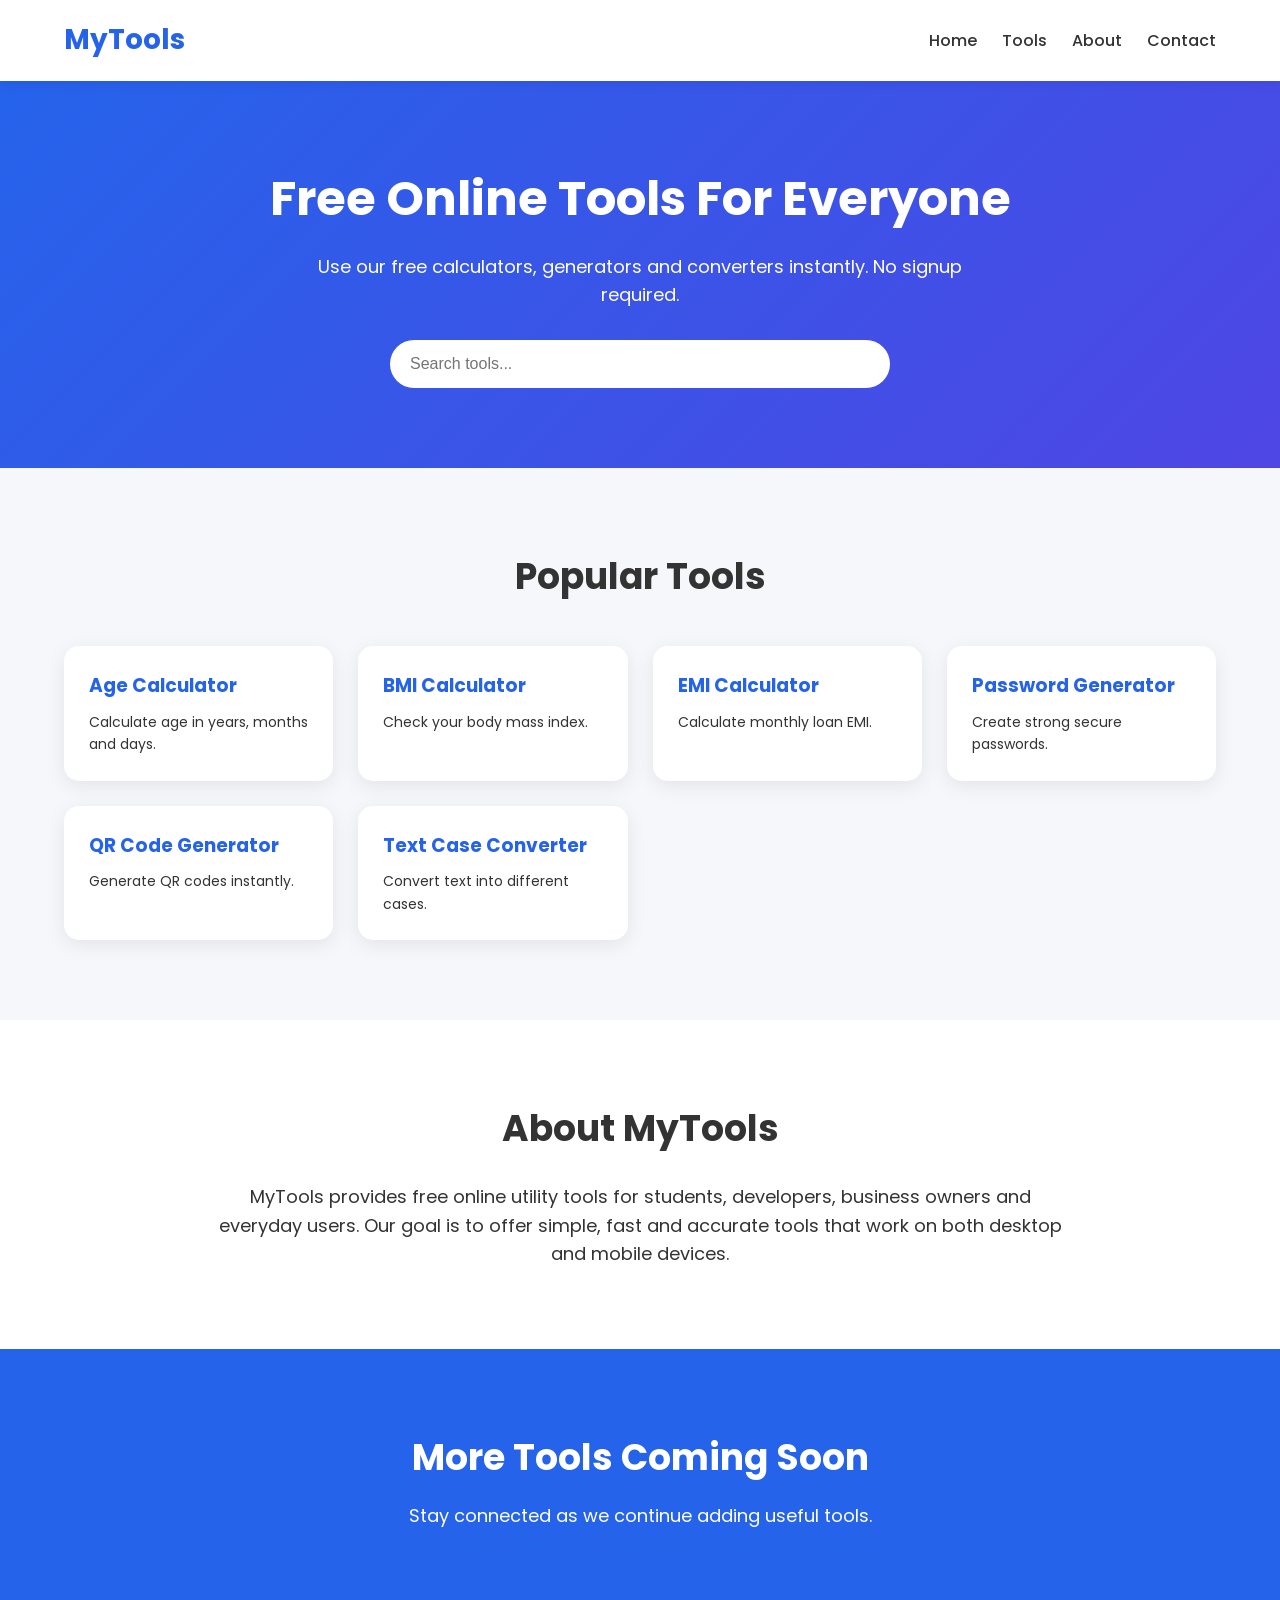
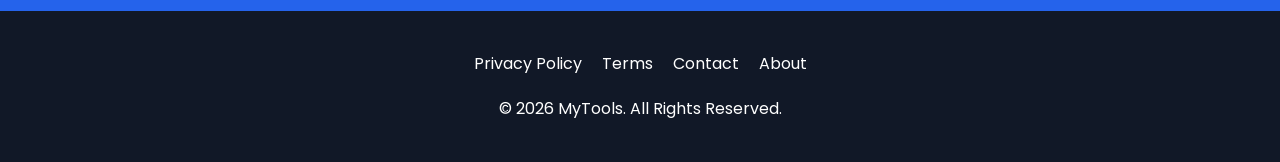
<file: index.html>
<!DOCTYPE html>
<html lang="en">
<head>
<meta charset="UTF-8">
<meta name="viewport" content="width=device-width, initial-scale=1.0">

<title>MyTools - Free Online Tools</title>
<meta name="viewport"
content="width=device-width, initial-scale=1">
<meta name="description" content="Free Online Tools including Age Calculator, BMI Calculator, EMI Calculator, QR Generator, Password Generator and Text Case Converter.">
<meta name="description" content="Free online tools for everyone.">
<meta name="keywords" content="calculator, qr generator, password generator, bmi calculator">
<meta name="author" content="mytools">
<meta name="google-site-verification" content="5p5KZNotcfi7Fo7HYXsKW5f1e5IEGqj24xdSRg_nF7k" />
<meta property="og:title" content="MyTools">
<meta property="og:description" content="Free Online Tools Website">
<meta property="og:type" content="website">
<meta property="og:url" content="https://mdmasudurrahman0601-max.github.io/">
<link rel="stylesheet" href="style.css">

<link rel="preconnect" href="https://fonts.googleapis.com">
<link href="https://fonts.googleapis.com/css2?family=Poppins:wght@300;400;500;600;700&display=swap" rel="stylesheet">

</head>

<body>

<header>

<div class="container nav">

<div class="logo">
MyTools
</div>

<nav>
<ul>
<li><a href="#">Home</a></li>
<li><a href="#tools">Tools</a></li>
<li><a href="#about">About</a></li>
<li><a href="#contact">Contact</a></li>
</ul>
</nav>

</div>

</header>

<section class="hero">

<div class="container">

<h1>Free Online Tools For Everyone</h1>

<p>
Use our free calculators, generators and converters instantly.
No signup required.
</p>

<input
type="text"
id="searchBox"
placeholder="Search tools..."
>

</div>

</section>

<section id="tools" class="tools">

<div class="container">

<h2>Popular Tools</h2>

<div class="tool-grid">

<a href="tools/age-calculator.html" class="tool-card">
<h3>Age Calculator</h3>
<p>Calculate age in years, months and days.</p>
</a>

<a href="tools/bmi-calculator.html" class="tool-card">
<h3>BMI Calculator</h3>
<p>Check your body mass index.</p>
</a>

<a href="tools/emi-calculator.html" class="tool-card">
<h3>EMI Calculator</h3>
<p>Calculate monthly loan EMI.</p>
</a>

<a href="tools/password-generator.html" class="tool-card">
<h3>Password Generator</h3>
<p>Create strong secure passwords.</p>
</a>

<a href="tools/qr-code-generator.html" class="tool-card">
<h3>QR Code Generator</h3>
<p>Generate QR codes instantly.</p>
</a>

<a href="tools/text-case-converter.html" class="tool-card">
<h3>Text Case Converter</h3>
<p>Convert text into different cases.</p>
</a>

</div>

</div>

</section>

<section id="about" class="about">

<div class="container">

<h2>About MyTools</h2>

<p>
MyTools provides free online utility tools for students,
developers, business owners and everyday users.
Our goal is to offer simple, fast and accurate tools that
work on both desktop and mobile devices.
</p>

</div>

</section>

<section class="cta">

<div class="container">

<h2>More Tools Coming Soon</h2>

<p>
Stay connected as we continue adding useful tools.
</p>

</div>

</section>

<footer id="contact">

<div class="container">

<div class="footer-links">

<a href="#">Privacy Policy</a>
<a href="#">Terms</a>
<a href="#">Contact</a>
<a href="#">About</a>

</div>

<p>
© 2026 MyTools. All Rights Reserved.
</p>

</div>

</footer>

<script src="script.js"></script>

</body>
</html>
</file>
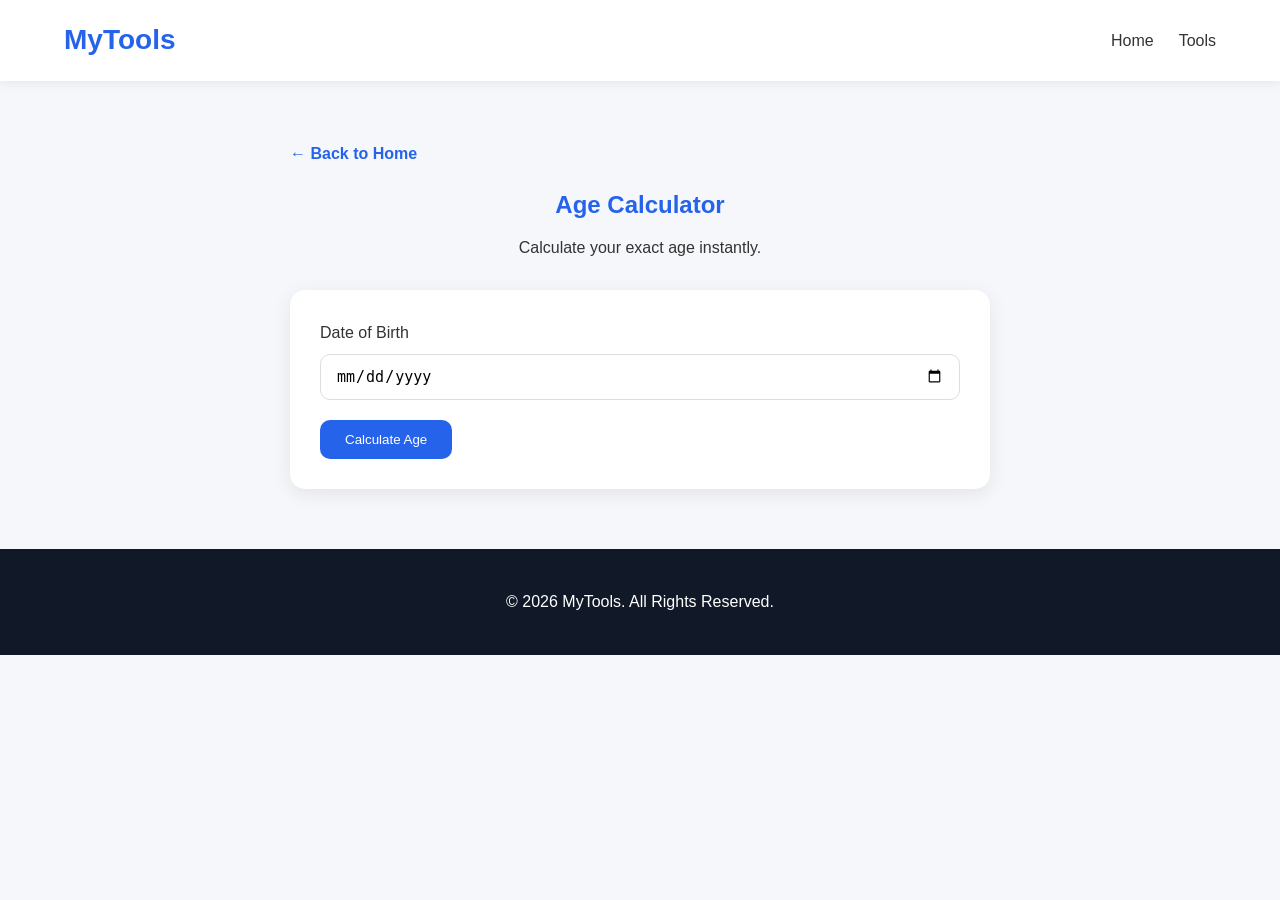
<file: tools/age-calculator.html>
<!DOCTYPE html>
<html lang="en">
<head>
<meta charset="UTF-8">
<meta name="viewport" content="width=device-width, initial-scale=1.0">
<meta name="description" content="Free online tools for everyone.">
<meta name="keywords" content="calculator, qr generator, password generator, bmi calculator">
<meta name="author" content="mytools">
<meta name="viewport"
content="width=device-width, initial-scale=1">
<meta name="google-site-verification" content="5p5KZNotcfi7Fo7HYXsKW5f1e5IEGqj24xdSRg_nF7k" />
<meta property="og:title" content="MyTools">
<meta property="og:description" content="Free Online Tools Website">
<meta property="og:type" content="website">
<meta property="og:url" content="https://mdmasudurrahman0601-max.github.io/">
<title>Age Calculator - MyTools</title>

<meta name="description"
content="Calculate your exact age in years, months and days instantly.">

<link rel="stylesheet" href="../style.css">

<style>

.page-section{
    padding:60px 20px;
}

.tool-container{
    max-width:700px;
    margin:auto;
}

.tool-title{
    text-align:center;
    margin-bottom:30px;
}

.tool-title h1{
    color:#2563eb;
    margin-bottom:10px;
}

.result-item{
    margin:10px 0;
    font-size:18px;
}

.back-home{
    display:inline-block;
    margin-bottom:20px;
    text-decoration:none;
    color:#2563eb;
    font-weight:600;
}

</style>

</head>
<body>

<header>

<div class="container nav">

<div class="logo">
MyTools
</div>

<nav>
<ul>
<li><a href="../index.html">Home</a></li>
<li><a href="../index.html#tools">Tools</a></li>
</ul>
</nav>

</div>

</header>

<section class="page-section">

<div class="tool-container">

<a class="back-home" href="../index.html">
← Back to Home
</a>

<div class="tool-title">
<h1>Age Calculator</h1>
<p>
Calculate your exact age instantly.
</p>
</div>

<div class="tool-form">

<label>Date of Birth</label>

<input
type="date"
id="dob"
>

<button
class="btn"
onclick="calculateAge()">
Calculate Age
</button>

<div
class="result-box"
id="resultBox"
style="display:none;"
>

<div class="result-item">
Years:
<span id="years">0</span>
</div>

<div class="result-item">
Months:
<span id="months">0</span>
</div>

<div class="result-item">
Days:
<span id="days">0</span>
</div>

</div>

</div>

</div>

</section>

<footer>

<div class="container">

<p>
© 2026 MyTools. All Rights Reserved.
</p>

</div>

</footer>

<script>

function calculateAge(){

    const dobInput =
    document.getElementById("dob").value;

    if(!dobInput){

        alert("Please select your date of birth.");

        return;
    }

    const birthDate =
    new Date(dobInput);

    const today =
    new Date();

    let years =
    today.getFullYear() -
    birthDate.getFullYear();

    let months =
    today.getMonth() -
    birthDate.getMonth();

    let days =
    today.getDate() -
    birthDate.getDate();

    if(days < 0){

        months--;

        const previousMonth =
        new Date(
            today.getFullYear(),
            today.getMonth(),
            0
        );

        days += previousMonth.getDate();
    }

    if(months < 0){

        years--;

        months += 12;
    }

    document.getElementById("years")
    .innerText = years;

    document.getElementById("months")
    .innerText = months;

    document.getElementById("days")
    .innerText = days;

    document.getElementById("resultBox")
    .style.display = "block";

}

</script>

</body>
</html>
</file>
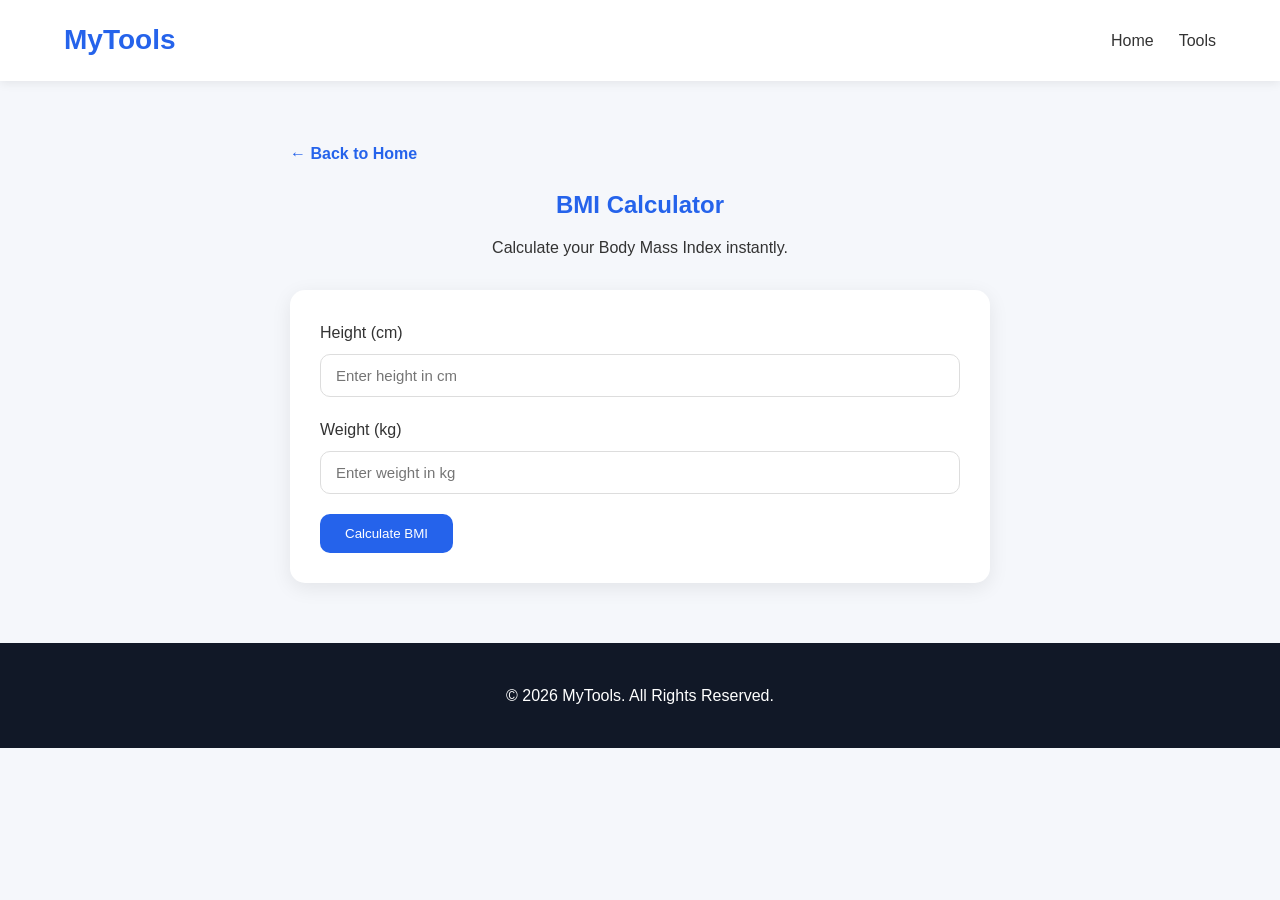
<file: tools/bmi-calculator.html>
<!DOCTYPE html>

<html lang="en">
<head>
<meta charset="UTF-8">
<meta name="viewport" content="width=device-width, initial-scale=1.0">
<meta name="description" content="Free online tools for everyone.">
<meta name="keywords" content="calculator, qr generator, password generator, bmi calculator">
<meta name="author" content="mytools">
<meta name="viewport"
content="width=device-width, initial-scale=1">
<meta name="google-site-verification" content="5p5KZNotcfi7Fo7HYXsKW5f1e5IEGqj24xdSRg_nF7k" />
<meta property="og:title" content="MyTools">
<meta property="og:description" content="Free Online Tools Website">
<meta property="og:type" content="website">
<meta property="og:url" content="https://mdmasudurrahman0601-max.github.io/">
<title>BMI Calculator - MyTools</title>

<meta name="description"
content="Free BMI Calculator. Calculate your Body Mass Index instantly.">

<link rel="stylesheet" href="../style.css">

<style>

.page-section{
    padding:60px 20px;
}

.tool-container{
    max-width:700px;
    margin:auto;
}

.tool-title{
    text-align:center;
    margin-bottom:30px;
}

.tool-title h1{
    color:#2563eb;
    margin-bottom:10px;
}

.back-home{
    display:inline-block;
    margin-bottom:20px;
    text-decoration:none;
    color:#2563eb;
    font-weight:600;
}

.category{
    margin-top:10px;
    font-size:18px;
}

</style>

</head>

<body>

<header>

<div class="container nav">

<div class="logo">
MyTools
</div>

<nav>
<ul>
<li><a href="../index.html">Home</a></li>
<li><a href="../index.html#tools">Tools</a></li>
</ul>
</nav>

</div>

</header>

<section class="page-section">

<div class="tool-container">

<a class="back-home" href="../index.html">
← Back to Home
</a>

<div class="tool-title">

<h1>BMI Calculator</h1>

<p>
Calculate your Body Mass Index instantly.
</p>

</div>

<div class="tool-form">

<label>Height (cm)</label>

<input
type="number"
id="height"
placeholder="Enter height in cm">

<label>Weight (kg)</label>

<input
type="number"
id="weight"
placeholder="Enter weight in kg">

<button
class="btn"
onclick="calculateBMI()">
Calculate BMI </button>

<div
class="result-box"
id="resultBox"
style="display:none;">

<div>
BMI:
<span id="bmiResult">0</span>
</div>

<div
class="category"
id="bmiCategory">
Normal
</div>

</div>

</div>

</div>

</section>

<footer>

<div class="container">
<p>© 2026 MyTools. All Rights Reserved.</p>
</div>

</footer>

<script>

function calculateBMI(){

    const height =
    parseFloat(
    document.getElementById("height").value
    );

    const weight =
    parseFloat(
    document.getElementById("weight").value
    );

    if(!height || !weight){

        alert("Please enter height and weight.");

        return;
    }

    const bmi =
    weight / ((height / 100) * (height / 100));

    let category = "";

    if(bmi < 18.5){

        category = "Underweight";

    }else if(bmi < 25){

        category = "Normal Weight";

    }else if(bmi < 30){

        category = "Overweight";

    }else{

        category = "Obese";

    }

    document.getElementById("bmiResult")
    .innerText = bmi.toFixed(2);

    document.getElementById("bmiCategory")
    .innerText = category;

    document.getElementById("resultBox")
    .style.display = "block";
}

</script>

</body>
</html>
</file>
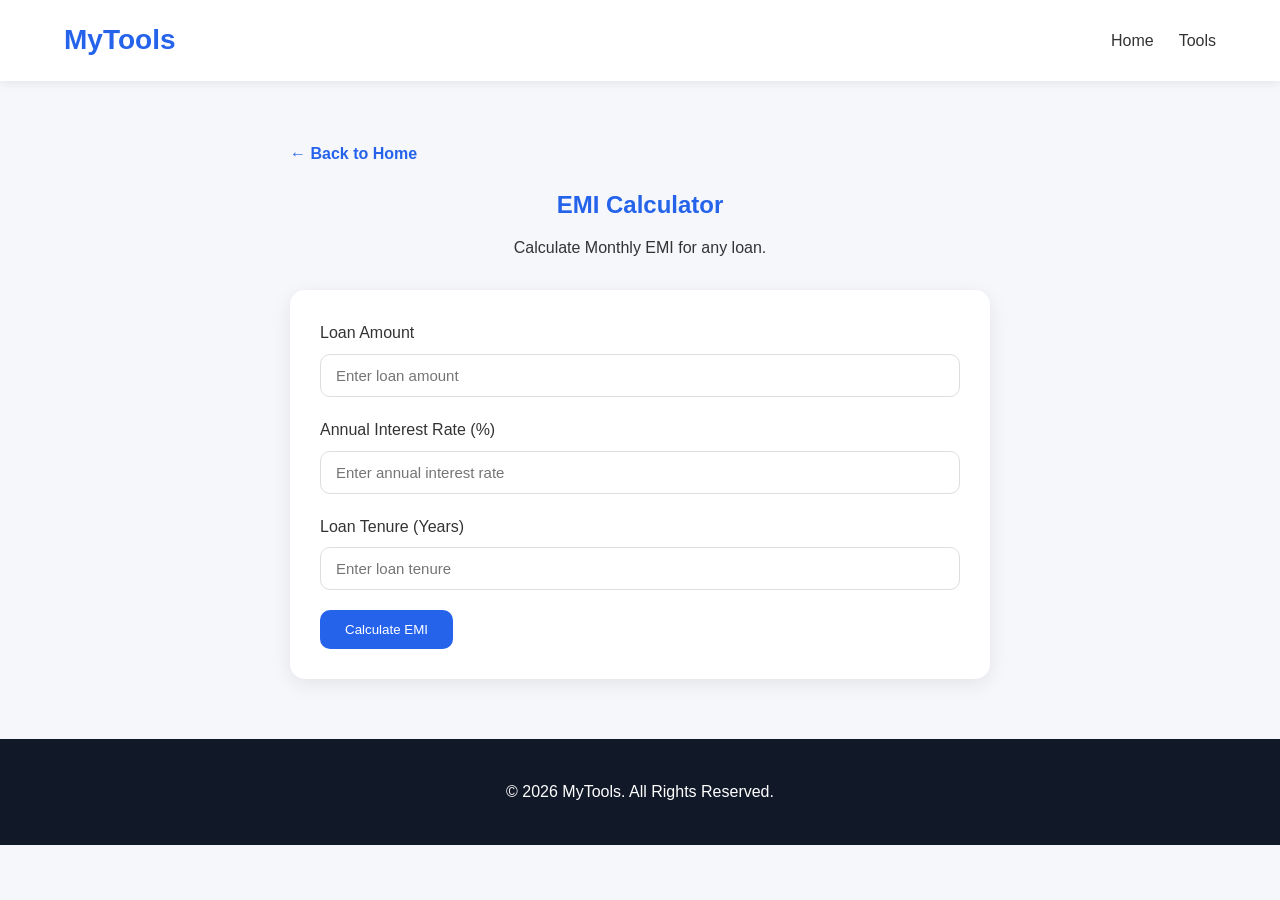
<file: tools/emi-calculator.html>
<!DOCTYPE html>

<html lang="en">
<head>
<meta charset="UTF-8">
<meta name="viewport" content="width=device-width, initial-scale=1.0">
<meta name="description" content="Free online tools for everyone.">
<meta name="keywords" content="calculator, qr generator, password generator, bmi calculator">
<meta name="author" content="mytools">
<meta name="viewport"
content="width=device-width, initial-scale=1">
<meta name="google-site-verification" content="5p5KZNotcfi7Fo7HYXsKW5f1e5IEGqj24xdSRg_nF7k" />
<meta property="og:title" content="MyTools">
<meta property="og:description" content="Free Online Tools Website">
<meta property="og:type" content="website">
<meta property="og:url" content="https://mdmasudurrahman0601-max.github.io/">
<title>EMI Calculator - MyTools</title>

<meta name="description"
content="Calculate Loan EMI, Total Interest and Total Payment instantly.">

<link rel="stylesheet" href="../style.css">

<style>
.page-section{
    padding:60px 20px;
}

.tool-container{
    max-width:700px;
    margin:auto;
}

.tool-title{
    text-align:center;
    margin-bottom:30px;
}

.tool-title h1{
    color:#2563eb;
    margin-bottom:10px;
}

.back-home{
    display:inline-block;
    margin-bottom:20px;
    text-decoration:none;
    color:#2563eb;
    font-weight:600;
}

.result-item{
    margin:12px 0;
    font-size:18px;
}
</style>

</head>
<body>

<header>
<div class="container nav">

<div class="logo">MyTools</div>

<nav>
<ul>
<li><a href="../index.html">Home</a></li>
<li><a href="../index.html#tools">Tools</a></li>
</ul>
</nav>

</div>
</header>

<section class="page-section">

<div class="tool-container">

<a class="back-home" href="../index.html">
← Back to Home
</a>

<div class="tool-title">
<h1>EMI Calculator</h1>
<p>Calculate Monthly EMI for any loan.</p>
</div>

<div class="tool-form">

<label>Loan Amount</label> <input
type="number"
id="loanAmount"
placeholder="Enter loan amount">

<label>Annual Interest Rate (%)</label> <input
type="number"
id="interestRate"
step="0.01"
placeholder="Enter annual interest rate">

<label>Loan Tenure (Years)</label> <input
type="number"
id="loanYears"
placeholder="Enter loan tenure">

<button
class="btn"
onclick="calculateEMI()">
Calculate EMI </button>

<div
class="result-box"
id="resultBox"
style="display:none;">

<div class="result-item">
Monthly EMI:
<strong id="monthlyEMI">0</strong>
</div>

<div class="result-item">
Total Interest:
<strong id="totalInterest">0</strong>
</div>

<div class="result-item">
Total Payment:
<strong id="totalPayment">0</strong>
</div>

</div>

</div>

</div>

</section>

<footer>
<div class="container">
<p>© 2026 MyTools. All Rights Reserved.</p>
</div>
</footer>

<script>

function calculateEMI(){

    const principal =
    parseFloat(
    document.getElementById("loanAmount").value
    );

    const annualRate =
    parseFloat(
    document.getElementById("interestRate").value
    );

    const years =
    parseFloat(
    document.getElementById("loanYears").value
    );

    if(!principal || !annualRate || !years){

        alert("Please fill all fields.");

        return;
    }

    const monthlyRate =
    annualRate / 12 / 100;

    const months =
    years * 12;

    const emi =
    (
        principal *
        monthlyRate *
        Math.pow(1 + monthlyRate, months)
    ) /
    (
        Math.pow(1 + monthlyRate, months) - 1
    );

    const totalPayment =
    emi * months;

    const totalInterest =
    totalPayment - principal;

    document.getElementById("monthlyEMI")
    .innerText =
    emi.toFixed(2);

    document.getElementById("totalInterest")
    .innerText =
    totalInterest.toFixed(2);

    document.getElementById("totalPayment")
    .innerText =
    totalPayment.toFixed(2);

    document.getElementById("resultBox")
    .style.display = "block";
}

</script>

</body>
</html>
</file>
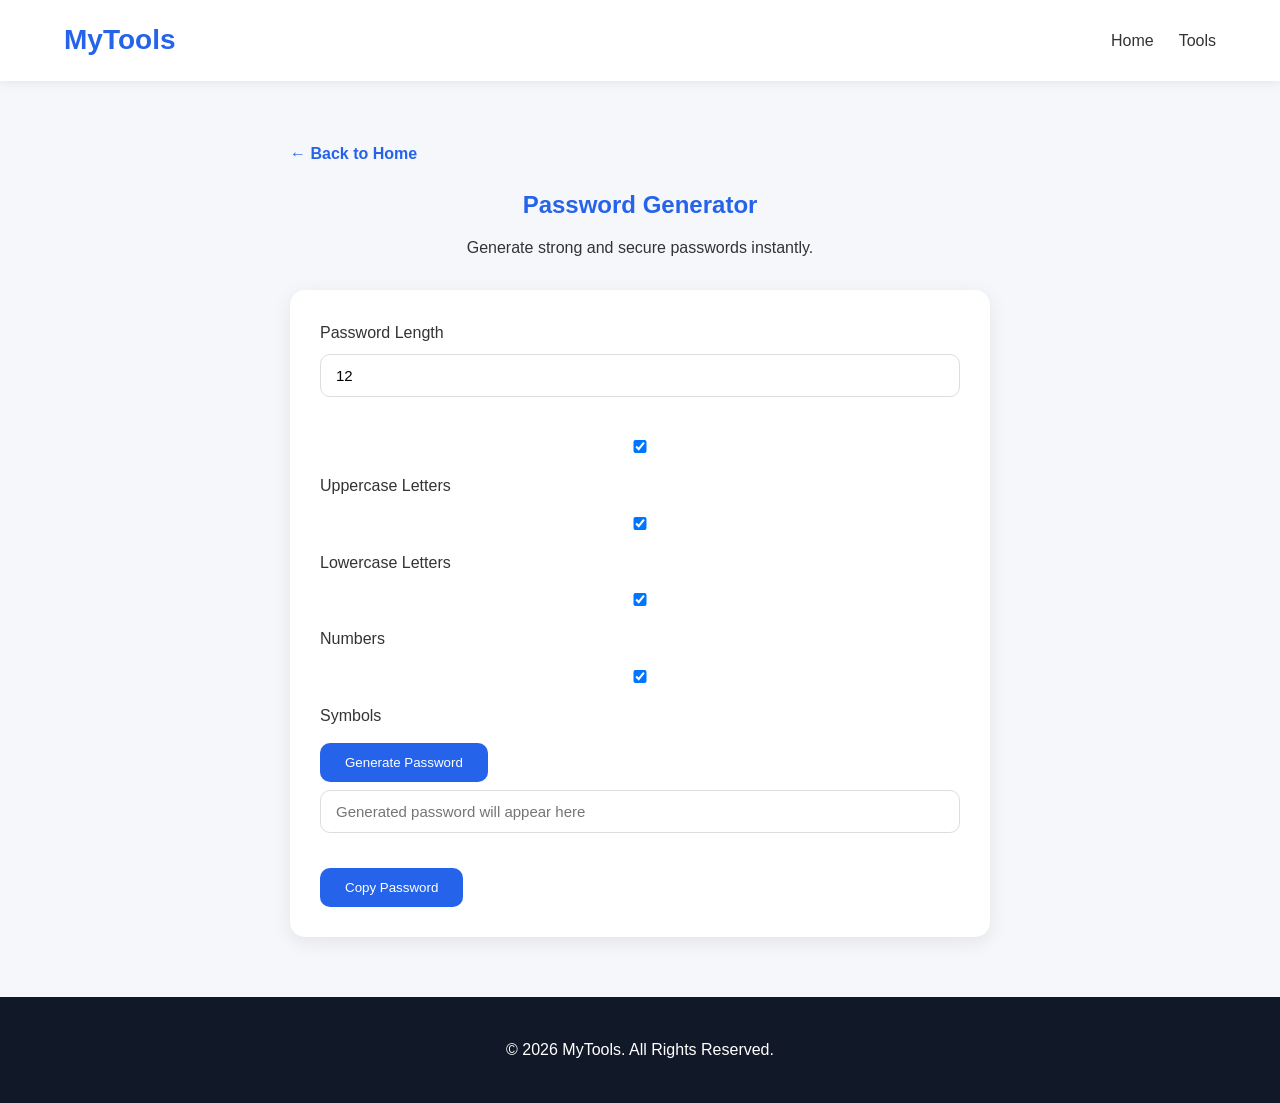
<file: tools/password-generator.html>
<!DOCTYPE html>

<html lang="en">
<head>
<meta charset="UTF-8">
<meta name="viewport" content="width=device-width, initial-scale=1.0">
<meta name="description" content="Free online tools for everyone.">
<meta name="keywords" content="calculator, qr generator, password generator, bmi calculator">
<meta name="author" content="mytools">
<meta name="viewport"
content="width=device-width, initial-scale=1">
<meta name="google-site-verification" content="5p5KZNotcfi7Fo7HYXsKW5f1e5IEGqj24xdSRg_nF7k" />
<meta property="og:title" content="MyTools">
<meta property="og:description" content="Free Online Tools Website">
<meta property="og:type" content="website">
<meta property="og:url" content="https://mdmasudurrahman0601-max.github.io/">
<title>Password Generator - MyTools</title>

<meta name="description"
content="Generate strong and secure passwords online for free.">

<link rel="stylesheet" href="../style.css">

<style>

.page-section{
    padding:60px 20px;
}

.tool-container{
    max-width:700px;
    margin:auto;
}

.tool-title{
    text-align:center;
    margin-bottom:30px;
}

.tool-title h1{
    color:#2563eb;
    margin-bottom:10px;
}

.back-home{
    display:inline-block;
    margin-bottom:20px;
    text-decoration:none;
    color:#2563eb;
    font-weight:600;
}

.checkbox-group{
    margin:15px 0;
}

.checkbox-group label{
    display:block;
    margin-bottom:10px;
}

.password-output{
    width:100%;
    padding:15px;
    margin-top:20px;
    border:1px solid #ddd;
    border-radius:10px;
    font-size:16px;
}

.action-buttons{
    margin-top:15px;
    display:flex;
    gap:10px;
    flex-wrap:wrap;
}

</style>

</head>

<body>

<header>
<div class="container nav">

<div class="logo">MyTools</div>

<nav>
<ul>
<li><a href="../index.html">Home</a></li>
<li><a href="../index.html#tools">Tools</a></li>
</ul>
</nav>

</div>
</header>

<section class="page-section">

<div class="tool-container">

<a href="../index.html"
class="back-home">
← Back to Home </a>

<div class="tool-title">

<h1>Password Generator</h1>

<p>
Generate strong and secure passwords instantly.
</p>

</div>

<div class="tool-form">

<label>Password Length</label>

<input
type="number"
id="length"
min="4"
max="100"
value="12">

<div class="checkbox-group">

<label>
<input
type="checkbox"
id="uppercase"
checked>
 Uppercase Letters
</label>

<label>
<input
type="checkbox"
id="lowercase"
checked>
 Lowercase Letters
</label>

<label>
<input
type="checkbox"
id="numbers"
checked>
 Numbers
</label>

<label>
<input
type="checkbox"
id="symbols"
checked>
 Symbols
</label>

</div>

<button
class="btn"
onclick="generatePassword()">
Generate Password </button>

<input
type="text"
id="passwordOutput"
class="password-output"
readonly
placeholder="Generated password will appear here">

<div class="action-buttons">

<button
class="btn"
onclick="copyPassword()">
Copy Password </button>

</div>

</div>

</div>

</section>

<footer>
<div class="container">
<p>© 2026 MyTools. All Rights Reserved.</p>
</div>
</footer>

<script>

function generatePassword(){

    const length =
    parseInt(
    document.getElementById("length").value
    );

    const uppercase =
    "ABCDEFGHIJKLMNOPQRSTUVWXYZ";

    const lowercase =
    "abcdefghijklmnopqrstuvwxyz";

    const numbers =
    "0123456789";

    const symbols =
    "!@#$%^&*()_+-=[]{}|;:,.<>?";

    let chars = "";

    if(document.getElementById("uppercase").checked){
        chars += uppercase;
    }

    if(document.getElementById("lowercase").checked){
        chars += lowercase;
    }

    if(document.getElementById("numbers").checked){
        chars += numbers;
    }

    if(document.getElementById("symbols").checked){
        chars += symbols;
    }

    if(chars === ""){

        alert(
        "Please select at least one option."
        );

        return;
    }

    let password = "";

    for(let i = 0; i < length; i++){

        password += chars.charAt(
        Math.floor(
        Math.random() * chars.length
        ));
    }

    document.getElementById(
    "passwordOutput"
    ).value = password;
}

function copyPassword(){

    const passwordField =
    document.getElementById(
    "passwordOutput"
    );

    if(passwordField.value === ""){

        alert("Generate a password first.");

        return;
    }

    navigator.clipboard.writeText(
    passwordField.value
    );

    alert("Password copied successfully!");
}

</script>

</body>
</html>
</file>
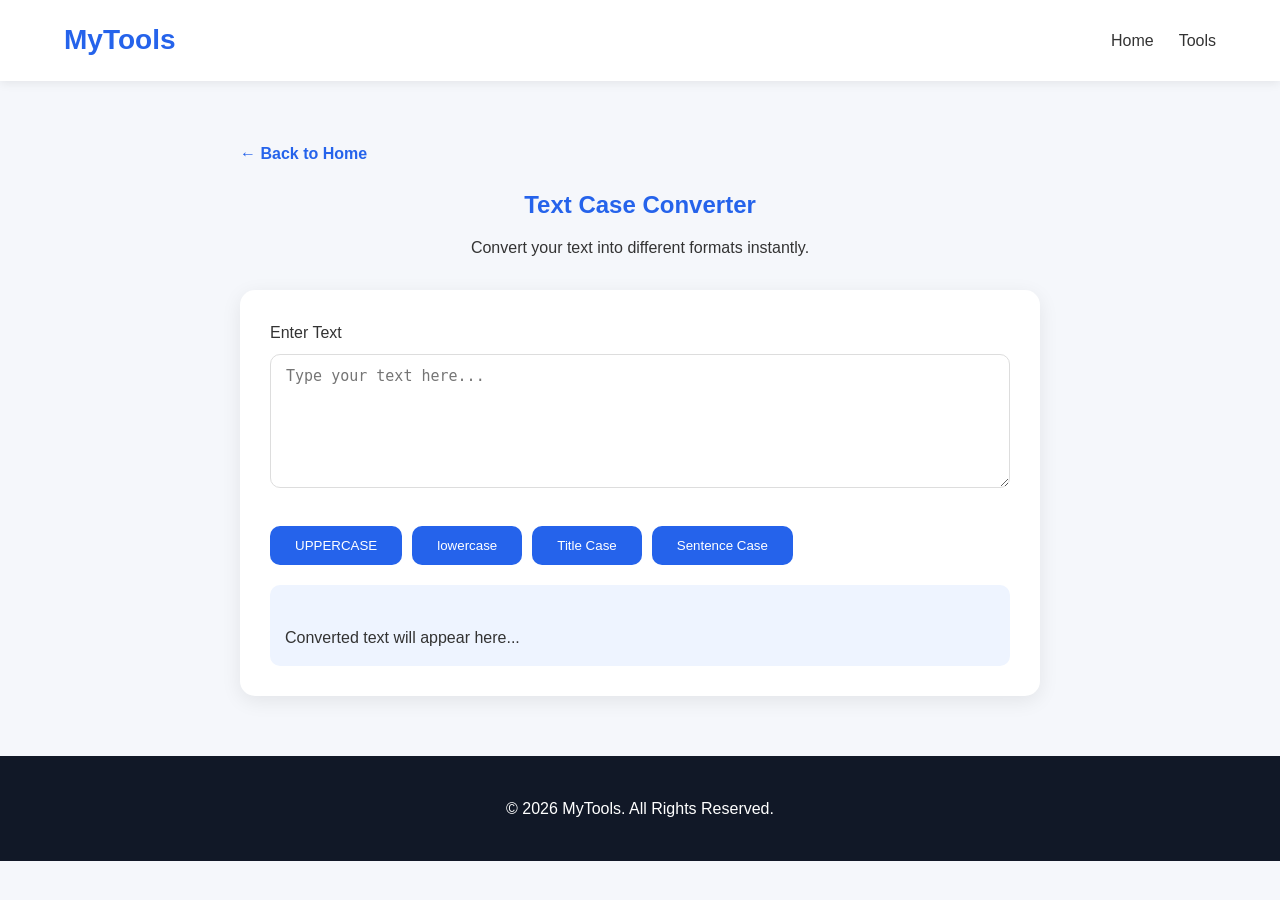
<file: tools/text-case-converter.html>
<!DOCTYPE html>

<html lang="en">
<head>
<meta charset="UTF-8">
<meta name="viewport" content="width=device-width, initial-scale=1.0">
<meta name="description" content="Free online tools for everyone.">
<meta name="keywords" content="calculator, qr generator, password generator, bmi calculator">
<meta name="author" content="mytools">
<meta name="viewport"
content="width=device-width, initial-scale=1">
<meta name="google-site-verification" content="5p5KZNotcfi7Fo7HYXsKW5f1e5IEGqj24xdSRg_nF7k" />
<meta property="og:title" content="MyTools">
<meta property="og:description" content="Free Online Tools Website">
<meta property="og:type" content="website">
<meta property="og:url" content="https://mdmasudurrahman0601-max.github.io/">
<title>Text Case Converter - MyTools</title>

<meta name="description"
content="Convert text into uppercase, lowercase, title case and sentence case instantly.">

<link rel="stylesheet" href="../style.css">

<style>

.page-section{
    padding:60px 20px;
}

.tool-container{
    max-width:800px;
    margin:auto;
}

.tool-title{
    text-align:center;
    margin-bottom:30px;
}

.tool-title h1{
    color:#2563eb;
    margin-bottom:10px;
}

.back-home{
    display:inline-block;
    margin-bottom:20px;
    text-decoration:none;
    color:#2563eb;
    font-weight:600;
}

.output-box{
    margin-top:20px;
    background:#eef4ff;
    padding:15px;
    border-radius:10px;
    font-weight:500;
    white-space:pre-wrap;
}

.button-group{
    display:flex;
    flex-wrap:wrap;
    gap:10px;
    margin-top:10px;
}

</style>

</head>

<body>

<header>
<div class="container nav">

<div class="logo">MyTools</div>

<nav>
<ul>
<li><a href="../index.html">Home</a></li>
<li><a href="../index.html#tools">Tools</a></li>
</ul>
</nav>

</div>
</header>

<section class="page-section">

<div class="tool-container">

<a href="../index.html" class="back-home">
← Back to Home
</a>

<div class="tool-title">

<h1>Text Case Converter</h1>

<p>Convert your text into different formats instantly.</p>

</div>

<div class="tool-form">

<label>Enter Text</label>

<textarea id="inputText" rows="6" placeholder="Type your text here..."></textarea>

<div class="button-group">

<button class="btn" onclick="toUpperCaseText()">UPPERCASE</button>

<button class="btn" onclick="toLowerCaseText()">lowercase</button>

<button class="btn" onclick="toTitleCase()">Title Case</button>

<button class="btn" onclick="toSentenceCase()">Sentence Case</button>

</div>

<div class="output-box" id="outputText">
Converted text will appear here...
</div>

</div>

</div>

</section>

<footer>

<div class="container">
<p>© 2026 MyTools. All Rights Reserved.</p>
</div>

</footer>

<script>

const input = document.getElementById("inputText");
const output = document.getElementById("outputText");

// UPPERCASE
function toUpperCaseText(){
    output.innerText = input.value.toUpperCase();
}

// lowercase
function toLowerCaseText(){
    output.innerText = input.value.toLowerCase();
}

// Title Case
function toTitleCase(){
    let text = input.value.toLowerCase();
    let result = text.split(" ").map(word => {
        return word.charAt(0).toUpperCase() + word.slice(1);
    }).join(" ");
    output.innerText = result;
}

// Sentence Case
function toSentenceCase(){
    let text = input.value.toLowerCase();
    let result = text.charAt(0).toUpperCase() + text.slice(1);
    output.innerText = result;
}

</script>

</body>
</html>
</file>
<file: style.css>
/* =========================
   RESET
========================= */

*{
    margin:0;
    padding:0;
    box-sizing:border-box;
}

html{
    scroll-behavior:smooth;
}

body{
    font-family:'Poppins',sans-serif;
    background:#f5f7fb;
    color:#333;
    line-height:1.6;
}

/* =========================
   CONTAINER
========================= */

.container{
    width:90%;
    max-width:1200px;
    margin:auto;
}

/* =========================
   HEADER
========================= */

header{
    background:#ffffff;
    box-shadow:0 2px 10px rgba(0,0,0,0.08);
    position:sticky;
    top:0;
    z-index:1000;
}

.nav{
    display:flex;
    justify-content:space-between;
    align-items:center;
    padding:18px 0;
}

.logo{
    font-size:28px;
    font-weight:700;
    color:#2563eb;
}

nav ul{
    display:flex;
    list-style:none;
    gap:25px;
}

nav ul li a{
    text-decoration:none;
    color:#333;
    font-weight:500;
    transition:.3s;
}

nav ul li a:hover{
    color:#2563eb;
}

/* =========================
   HERO SECTION
========================= */

.hero{
    padding:80px 20px;
    text-align:center;
    background:linear-gradient(
        135deg,
        #2563eb,
        #4f46e5
    );
    color:#fff;
}

.hero h1{
    font-size:48px;
    margin-bottom:15px;
}

.hero p{
    font-size:18px;
    max-width:700px;
    margin:auto;
    margin-bottom:30px;
}

#searchBox{
    width:100%;
    max-width:500px;
    padding:15px 20px;
    border:none;
    border-radius:50px;
    outline:none;
    font-size:16px;
}

/* =========================
   TOOLS
========================= */

.tools{
    padding:80px 0;
}

.tools h2{
    text-align:center;
    margin-bottom:40px;
    font-size:36px;
}

.tool-grid{
    display:grid;
    grid-template-columns:
    repeat(auto-fit,minmax(250px,1fr));
    gap:25px;
}

.tool-card{
    background:#fff;
    padding:25px;
    border-radius:15px;
    text-decoration:none;
    color:#333;
    box-shadow:
    0 5px 20px rgba(0,0,0,0.08);
    transition:.3s;
}

.tool-card:hover{
    transform:translateY(-6px);
}

.tool-card h3{
    margin-bottom:10px;
    color:#2563eb;
}

.tool-card p{
    font-size:14px;
}

/* =========================
   ABOUT
========================= */

.about{
    padding:80px 0;
    background:#ffffff;
}

.about h2{
    text-align:center;
    margin-bottom:25px;
    font-size:36px;
}

.about p{
    max-width:850px;
    margin:auto;
    text-align:center;
    font-size:18px;
}

/* =========================
   CTA
========================= */

.cta{
    padding:80px 0;
    text-align:center;
    background:#2563eb;
    color:#fff;
}

.cta h2{
    margin-bottom:15px;
    font-size:36px;
}

.cta p{
    font-size:18px;
}

/* =========================
   FOOTER
========================= */

footer{
    background:#111827;
    color:#fff;
    text-align:center;
    padding:40px 20px;
}

.footer-links{
    display:flex;
    justify-content:center;
    flex-wrap:wrap;
    gap:20px;
    margin-bottom:20px;
}

.footer-links a{
    text-decoration:none;
    color:#fff;
    transition:.3s;
}

.footer-links a:hover{
    color:#60a5fa;
}

/* =========================
   FORM DESIGN
   (Future Tools Pages)
========================= */

.tool-form{
    background:#fff;
    padding:30px;
    border-radius:15px;
    box-shadow:
    0 5px 20px rgba(0,0,0,0.08);
}

.tool-form input,
.tool-form select,
.tool-form textarea{
    width:100%;
    padding:12px 15px;
    margin-top:8px;
    margin-bottom:20px;
    border:1px solid #ddd;
    border-radius:10px;
    font-size:15px;
}

.btn{
    background:#2563eb;
    color:white;
    border:none;
    padding:12px 25px;
    border-radius:10px;
    cursor:pointer;
    transition:.3s;
}

.btn:hover{
    opacity:.9;
}

.result-box{
    margin-top:20px;
    background:#eef4ff;
    padding:20px;
    border-radius:10px;
    font-weight:600;
}

/* =========================
   MOBILE
========================= */

@media(max-width:768px){

.nav{
    flex-direction:column;
    gap:15px;
}

nav ul{
    gap:15px;
    flex-wrap:wrap;
    justify-content:center;
}

.hero{
    padding:60px 20px;
}

.hero h1{
    font-size:32px;
}

.hero p{
    font-size:16px;
}

.tools h2,
.about h2,
.cta h2{
    font-size:28px;
}

.about p{
    font-size:16px;
}

}

/* =========================
   SMALL MOBILE
========================= */

@media(max-width:480px){

.logo{
    font-size:24px;
}

.hero h1{
    font-size:28px;
}

#searchBox{
    font-size:14px;
}

.tool-card{
    padding:20px;
}

}
</file>
